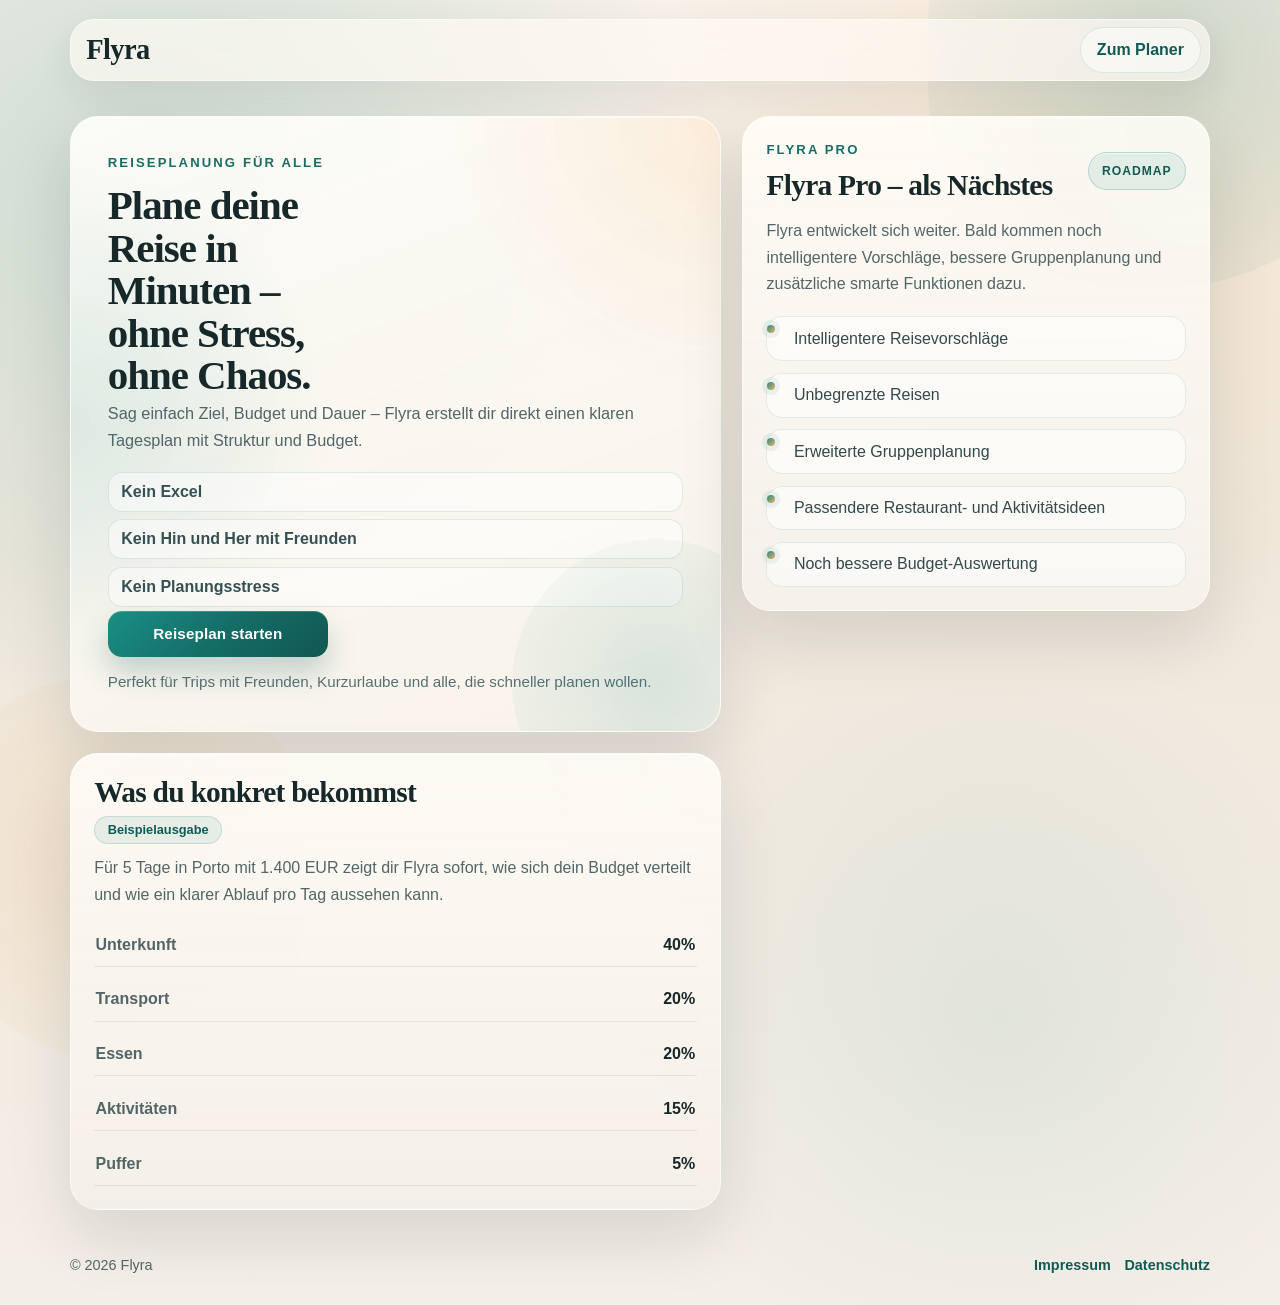
<file: index.html>
<!doctype html>
<html lang="de">
<head>
  <meta charset="utf-8">
  <meta name="viewport" content="width=device-width, initial-scale=1">
  <meta name="theme-color" content="#0f172a">
  <title>Flyra | Vereinfachte Reiseplanung</title>
  <link rel="manifest" href="/manifest.json">
  <link rel="stylesheet" href="styles.css">
</head>
<body class="landing-page">
  <header class="site-header">
    <a class="brand" href="index.html">Flyra</a>
    <a class="header-link" href="planner.html">Zum Planer</a>
  </header>

  <main class="landing-shell">
    <section class="card hero-card">
      <p class="eyebrow">Reiseplanung für alle</p>
      <h1>Plane deine Reise in Minuten – ohne Stress, ohne Chaos.</h1>
      <p class="lead">
        Sag einfach Ziel, Budget und Dauer – Flyra erstellt dir direkt einen klaren Tagesplan mit Struktur und Budget.
      </p>
      <ul class="hero-trust-list" aria-label="Planungsvorteile">
        <li>Kein Excel</li>
        <li>Kein Hin und Her mit Freunden</li>
        <li>Kein Planungsstress</li>
      </ul>
      <div class="hero-actions">
        <a class="btn-primary" href="planner.html">Reiseplan starten</a>
      </div>
      <p class="hero-perfect-fit">Perfekt für Trips mit Freunden, Kurzurlaube und alle, die schneller planen wollen.</p>
    </section>

    <section class="card pro-preview-card" aria-labelledby="flyra-pro-title">
      <div class="pro-preview-head">
        <div>
          <p class="eyebrow">Flyra Pro</p>
          <h2 id="flyra-pro-title">Flyra Pro – als Nächstes</h2>
        </div>
        <span class="pro-preview-badge">Roadmap</span>
      </div>
      <p class="lead">
        Flyra entwickelt sich weiter. Bald kommen noch intelligentere Vorschläge, bessere Gruppenplanung und zusätzliche smarte Funktionen dazu.
      </p>
      <ul class="pro-feature-list">
        <li>Intelligentere Reisevorschläge</li>
        <li>Unbegrenzte Reisen</li>
        <li>Erweiterte Gruppenplanung</li>
        <li>Passendere Restaurant- und Aktivitätsideen</li>
        <li>Noch bessere Budget-Auswertung</li>
      </ul>
    </section>

    <aside class="card preview-card">
      <h2>Was du konkret bekommst</h2>
      <div class="preview-pill">Beispielausgabe</div>
      <p class="preview-copy">
        Für 5 Tage in Porto mit 1.400 EUR zeigt dir Flyra sofort, wie sich dein Budget verteilt und wie ein klarer Ablauf pro Tag aussehen kann.
      </p>
      <dl class="preview-grid">
        <div>
          <dt>Unterkunft</dt>
          <dd>40%</dd>
        </div>
        <div>
          <dt>Transport</dt>
          <dd>20%</dd>
        </div>
        <div>
          <dt>Essen</dt>
          <dd>20%</dd>
        </div>
        <div>
          <dt>Aktivitäten</dt>
          <dd>15%</dd>
        </div>
        <div>
          <dt>Puffer</dt>
          <dd>5%</dd>
        </div>
      </dl>
    </aside>
  </main>

  <footer class="site-footer site-footer--links">
    <div class="site-footer-row">
      <span>&copy; <span data-year></span> Flyra</span>
      <nav class="footer-links" aria-label="Rechtliche Links">
        <a href="impressum.html">Impressum</a>
        <a href="datenschutz.html">Datenschutz</a>
      </nav>
    </div>
  </footer>

  <script src="app.js" defer></script>
</body>
</html>
</file>
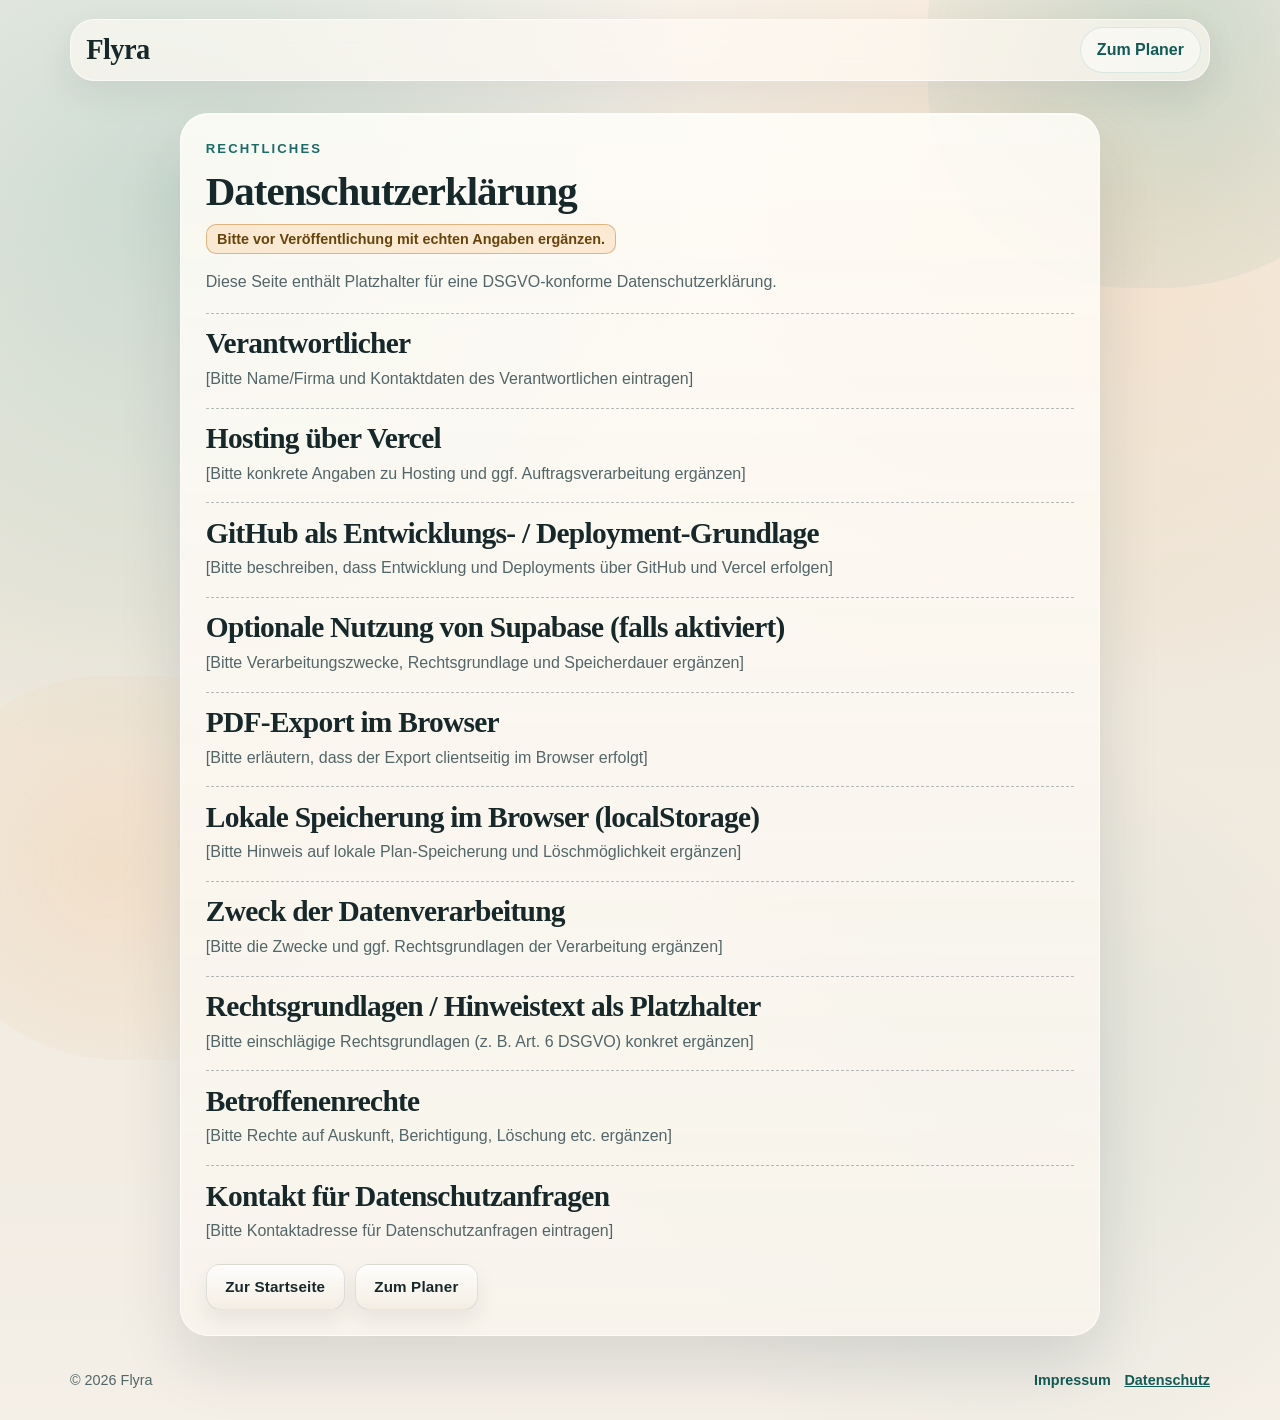
<file: datenschutz.html>
<!doctype html>
<html lang="de">
<head>
  <meta charset="utf-8">
  <meta name="viewport" content="width=device-width, initial-scale=1">
  <title>Flyra | Datenschutz</title>
  <link rel="stylesheet" href="styles.css">
</head>
<body class="legal-page">
  <header class="site-header">
    <a class="brand" href="index.html">Flyra</a>
    <a class="header-link" href="planner.html">Zum Planer</a>
  </header>

  <main class="legal-shell">
    <section class="card legal-card">
      <p class="eyebrow">Rechtliches</p>
      <h1>Datenschutzerklärung</h1>
      <p class="legal-warning">Bitte vor Veröffentlichung mit echten Angaben ergänzen.</p>
      <p class="lead">
        Diese Seite enthält Platzhalter für eine DSGVO-konforme Datenschutzerklärung.
      </p>

      <section class="legal-block">
        <h2>Verantwortlicher</h2>
        <p>[Bitte Name/Firma und Kontaktdaten des Verantwortlichen eintragen]</p>
      </section>

      <section class="legal-block">
        <h2>Hosting über Vercel</h2>
        <p>[Bitte konkrete Angaben zu Hosting und ggf. Auftragsverarbeitung ergänzen]</p>
      </section>

      <section class="legal-block">
        <h2>GitHub als Entwicklungs- / Deployment-Grundlage</h2>
        <p>[Bitte beschreiben, dass Entwicklung und Deployments über GitHub und Vercel erfolgen]</p>
      </section>

      <section class="legal-block">
        <h2>Optionale Nutzung von Supabase (falls aktiviert)</h2>
        <p>[Bitte Verarbeitungszwecke, Rechtsgrundlage und Speicherdauer ergänzen]</p>
      </section>

      <section class="legal-block">
        <h2>PDF-Export im Browser</h2>
        <p>[Bitte erläutern, dass der Export clientseitig im Browser erfolgt]</p>
      </section>

      <section class="legal-block">
        <h2>Lokale Speicherung im Browser (localStorage)</h2>
        <p>[Bitte Hinweis auf lokale Plan-Speicherung und Löschmöglichkeit ergänzen]</p>
      </section>

      <section class="legal-block">
        <h2>Zweck der Datenverarbeitung</h2>
        <p>[Bitte die Zwecke und ggf. Rechtsgrundlagen der Verarbeitung ergänzen]</p>
      </section>

      <section class="legal-block">
        <h2>Rechtsgrundlagen / Hinweistext als Platzhalter</h2>
        <p>[Bitte einschlägige Rechtsgrundlagen (z. B. Art. 6 DSGVO) konkret ergänzen]</p>
      </section>

      <section class="legal-block">
        <h2>Betroffenenrechte</h2>
        <p>[Bitte Rechte auf Auskunft, Berichtigung, Löschung etc. ergänzen]</p>
      </section>

      <section class="legal-block">
        <h2>Kontakt für Datenschutzanfragen</h2>
        <p>[Bitte Kontaktadresse für Datenschutzanfragen eintragen]</p>
      </section>

      <nav class="legal-nav" aria-label="Seiten-Navigation">
        <a class="btn-secondary" href="index.html">Zur Startseite</a>
        <a class="btn-secondary" href="planner.html">Zum Planer</a>
      </nav>
    </section>
  </main>

  <footer class="site-footer site-footer--links">
    <div class="site-footer-row">
      <span>&copy; <span data-year></span> Flyra</span>
      <nav class="footer-links" aria-label="Rechtliche Links">
        <a href="impressum.html">Impressum</a>
        <a href="datenschutz.html" aria-current="page">Datenschutz</a>
      </nav>
    </div>
  </footer>

  <script src="app.js" defer></script>
</body>
</html>
</file>
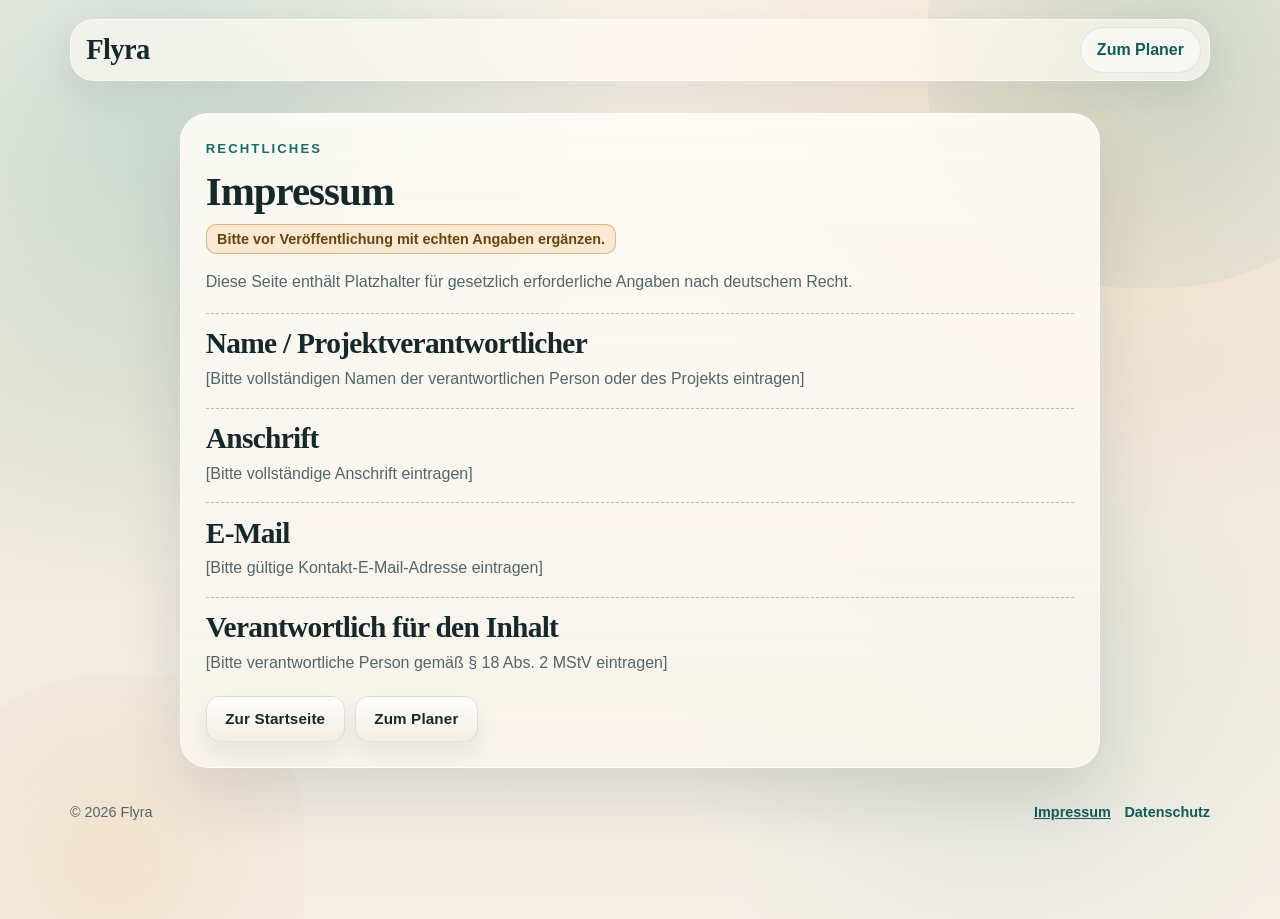
<file: impressum.html>
<!doctype html>
<html lang="de">
<head>
  <meta charset="utf-8">
  <meta name="viewport" content="width=device-width, initial-scale=1">
  <title>Flyra | Impressum</title>
  <link rel="stylesheet" href="styles.css">
</head>
<body class="legal-page">
  <header class="site-header">
    <a class="brand" href="index.html">Flyra</a>
    <a class="header-link" href="planner.html">Zum Planer</a>
  </header>

  <main class="legal-shell">
    <section class="card legal-card">
      <p class="eyebrow">Rechtliches</p>
      <h1>Impressum</h1>
      <p class="legal-warning">Bitte vor Veröffentlichung mit echten Angaben ergänzen.</p>
      <p class="lead">
        Diese Seite enthält Platzhalter für gesetzlich erforderliche Angaben nach deutschem Recht.
      </p>

      <section class="legal-block">
        <h2>Name / Projektverantwortlicher</h2>
        <p>[Bitte vollständigen Namen der verantwortlichen Person oder des Projekts eintragen]</p>
      </section>

      <section class="legal-block">
        <h2>Anschrift</h2>
        <p>[Bitte vollständige Anschrift eintragen]</p>
      </section>

      <section class="legal-block">
        <h2>E-Mail</h2>
        <p>[Bitte gültige Kontakt-E-Mail-Adresse eintragen]</p>
      </section>

      <section class="legal-block">
        <h2>Verantwortlich für den Inhalt</h2>
        <p>[Bitte verantwortliche Person gemäß § 18 Abs. 2 MStV eintragen]</p>
      </section>

      <nav class="legal-nav" aria-label="Seiten-Navigation">
        <a class="btn-secondary" href="index.html">Zur Startseite</a>
        <a class="btn-secondary" href="planner.html">Zum Planer</a>
      </nav>
    </section>
  </main>

  <footer class="site-footer site-footer--links">
    <div class="site-footer-row">
      <span>&copy; <span data-year></span> Flyra</span>
      <nav class="footer-links" aria-label="Rechtliche Links">
        <a href="impressum.html" aria-current="page">Impressum</a>
        <a href="datenschutz.html">Datenschutz</a>
      </nav>
    </div>
  </footer>

  <script src="app.js" defer></script>
</body>
</html>
</file>
<file: styles.css>
:root {
  --page-bg: #f2efe7;
  --ink: #1d2f31;
  --ink-muted: #3d5153;
  --accent: #147c73;
  --accent-strong: #0f5f59;
  --highlight: #f8a750;
  --surface: #fffdf7;
  --surface-soft: #f7f5ee;
  --border: #d9d4c8;
  --error-bg: #fbe9e6;
  --error-ink: #7c2720;
  --shadow: 0 12px 28px rgba(17, 34, 35, 0.14);
}

*,
*::before,
*::after {
  box-sizing: border-box;
}

body {
  margin: 0;
  min-height: 100vh;
  font-family: "Trebuchet MS", "Gill Sans", "Segoe UI", sans-serif;
  color: var(--ink);
  background:
    radial-gradient(circle at 15% 10%, rgba(20, 124, 115, 0.18), transparent 42%),
    radial-gradient(circle at 88% 18%, rgba(248, 167, 80, 0.24), transparent 40%),
    linear-gradient(160deg, #f2efe7 0%, #ece6da 65%, #f3efe3 100%);
}

body::before,
body::after {
  content: "";
  position: fixed;
  z-index: -1;
  pointer-events: none;
  filter: blur(0.2px);
}

body::before {
  width: 24rem;
  height: 24rem;
  top: -9rem;
  right: -6rem;
  border-radius: 48% 52% 55% 45%;
  background: rgba(20, 124, 115, 0.14);
}

body::after {
  width: 18rem;
  height: 18rem;
  bottom: -7rem;
  left: -4rem;
  border-radius: 55% 45% 40% 60%;
  background: rgba(248, 167, 80, 0.24);
}

a {
  color: inherit;
}

.site-header {
  width: min(1100px, calc(100% - 2rem));
  margin: 1.4rem auto 0;
  display: flex;
  align-items: center;
  justify-content: space-between;
  gap: 0.8rem;
  flex-wrap: nowrap;
}

.brand {
  font-family: "Palatino Linotype", "Book Antiqua", Palatino, serif;
  font-size: 1.65rem;
  letter-spacing: 0.04em;
  text-decoration: none;
  color: var(--ink);
  white-space: nowrap;
  flex-shrink: 0;
  min-height: 44px;
  display: inline-flex;
  align-items: center;
}

.header-link {
  text-decoration: none;
  color: var(--accent-strong);
  font-weight: 600;
  white-space: nowrap;
  min-height: 44px;
  display: inline-flex;
  align-items: center;
  justify-content: flex-end;
}

.header-link:hover,
.header-link:focus-visible {
  text-decoration: underline;
}

.landing-shell,
.planner-shell {
  width: min(1100px, calc(100% - 2rem));
  margin: 2rem auto 2.5rem;
  display: grid;
  gap: 1.2rem;
}

.landing-shell {
  grid-template-columns: 1.25fr 1fr;
}

.planner-shell {
  grid-template-columns: minmax(280px, 380px) 1fr;
  align-items: start;
}

.card {
  background: linear-gradient(180deg, rgba(255, 253, 247, 0.94), rgba(247, 245, 238, 0.97));
  border: 1px solid var(--border);
  border-radius: 20px;
  box-shadow: var(--shadow);
  padding: 1.3rem;
  animation: panel-rise 0.55s ease both;
}

.hero-card {
  animation-delay: 0.06s;
}

.preview-card,
.result-card {
  animation-delay: 0.14s;
}

.eyebrow {
  display: inline-block;
  margin: 0 0 0.75rem;
  font-size: 0.82rem;
  letter-spacing: 0.12em;
  text-transform: uppercase;
  color: var(--accent-strong);
  font-weight: 700;
}

h1,
h2,
h3,
h4 {
  margin: 0 0 0.75rem;
  font-family: "Palatino Linotype", "Book Antiqua", Palatino, serif;
  line-height: 1.2;
}

h1 {
  font-size: clamp(1.7rem, 2.9vw, 2.4rem);
}

h2 {
  font-size: clamp(1.25rem, 2.4vw, 1.75rem);
}

h3 {
  font-size: clamp(1.06rem, 2vw, 1.35rem);
}

.lead {
  margin: 0 0 1.1rem;
  line-height: 1.55;
  color: var(--ink-muted);
}

.hero-actions {
  display: flex;
  margin: 1.05rem 0 1.25rem;
}

.btn-primary,
.btn-secondary {
  border: 0;
  border-radius: 12px;
  padding: 0.72rem 1rem;
  font-size: 0.98rem;
  font-weight: 700;
  text-decoration: none;
  cursor: pointer;
  transition: transform 0.2s ease, box-shadow 0.2s ease, background-color 0.2s ease;
  min-height: 44px;
  display: inline-flex;
  align-items: center;
  justify-content: center;
}

.btn-primary {
  background: linear-gradient(130deg, var(--accent), var(--accent-strong));
  color: #ffffff;
  box-shadow: 0 10px 20px rgba(15, 95, 89, 0.24);
}

.btn-primary:hover,
.btn-primary:focus-visible {
  transform: translateY(-1px);
  box-shadow: 0 12px 24px rgba(15, 95, 89, 0.3);
}

.btn-secondary {
  background: #ede8dc;
  color: var(--ink);
  border: 1px solid #d1cab8;
}

.btn-secondary:hover,
.btn-secondary:focus-visible {
  background: #e5dece;
}

.feature-list {
  margin: 0;
  padding-left: 1.1rem;
  display: grid;
  gap: 0.44rem;
  color: var(--ink-muted);
}

.pro-preview-card {
  display: grid;
  gap: 1rem;
  align-self: start;
  animation-delay: 0.1s;
}

.pro-preview-head {
  display: flex;
  align-items: flex-start;
  justify-content: space-between;
  gap: 0.85rem;
  flex-wrap: wrap;
}

.pro-preview-head h2 {
  margin: 0;
}

.pro-preview-badge {
  display: inline-flex;
  align-items: center;
  min-height: 36px;
  padding: 0.34rem 0.72rem;
  border-radius: 999px;
  border: 1px solid rgba(26, 121, 109, 0.18);
  background: rgba(57, 143, 131, 0.1);
  color: var(--accent-strong);
  font-size: 0.76rem;
  font-weight: 800;
  letter-spacing: 0.08em;
  text-transform: uppercase;
}

.pro-feature-list {
  margin: 0;
  padding-left: 1.1rem;
  display: grid;
  gap: 0.46rem;
  color: var(--ink-muted);
}

.pro-preview-button {
  width: fit-content;
}

.pro-preview-button:disabled {
  opacity: 0.78;
  cursor: not-allowed;
  transform: none;
  box-shadow: none;
}

.preview-pill {
  display: inline-flex;
  margin: 0 0 0.72rem;
  border-radius: 99px;
  background: rgba(20, 124, 115, 0.12);
  color: var(--accent-strong);
  font-size: 0.8rem;
  padding: 0.28rem 0.68rem;
  font-weight: 700;
}

.preview-copy {
  margin: 0 0 0.95rem;
  line-height: 1.5;
  color: var(--ink-muted);
}

.preview-grid {
  margin: 0;
  display: grid;
  gap: 0.55rem;
}

.preview-grid div {
  display: flex;
  justify-content: space-between;
  border-bottom: 1px dashed rgba(29, 47, 49, 0.26);
  padding-bottom: 0.24rem;
}

.preview-grid dt {
  font-weight: 600;
  color: var(--ink-muted);
}

.preview-grid dd {
  margin: 0;
  font-weight: 700;
}

label {
  display: block;
  margin-bottom: 0.34rem;
  font-weight: 700;
}

input,
select {
  width: 100%;
  border: 1px solid #bcb6a7;
  background: #fefcf6;
  border-radius: 11px;
  padding: 0.7rem 0.78rem;
  margin-bottom: 0.85rem;
  color: var(--ink);
  font-size: 0.98rem;
  min-height: 44px;
}

input:focus-visible,
select:focus-visible {
  outline: 2px solid rgba(20, 124, 115, 0.42);
  outline-offset: 1px;
}

.destination-type-hint {
  margin: -0.28rem 0 0.8rem;
  padding: 0.5rem 0.64rem;
  border-radius: 10px;
  border: 1px solid rgba(20, 124, 115, 0.25);
  background: rgba(20, 124, 115, 0.09);
  color: #0f5f59;
  font-size: 0.89rem;
  line-height: 1.35;
}

.form-actions {
  display: flex;
  gap: 0.6rem;
  flex-wrap: wrap;
  margin-top: 0.4rem;
}

.error-box {
  margin-top: 0.35rem;
  margin-bottom: 0.4rem;
  border-radius: 10px;
  background: var(--error-bg);
  border: 1px solid #e0b3ad;
  color: var(--error-ink);
  padding: 0.65rem 0.78rem;
}

.error-title {
  margin: 0 0 0.2rem;
  font-weight: 800;
  letter-spacing: 0.01em;
}

.error-copy {
  margin: 0 0 0.52rem;
  line-height: 1.45;
  color: rgba(124, 39, 32, 0.9);
}

.error-list {
  margin: 0;
  padding-left: 1rem;
  display: grid;
  gap: 0.24rem;
}

.result-card {
  min-height: 270px;
  display: grid;
  gap: 0.95rem;
  padding: 1.08rem;
  overflow: hidden;
  background: linear-gradient(158deg, #1a2629 0%, #213338 54%, #1a2529 100%);
  border-color: #395154;
  color: #eaf2f1;
  animation: none;
}

.result-section {
  min-width: 0;
  background: rgba(250, 255, 255, 0.04);
  border: 1px solid rgba(154, 190, 186, 0.24);
  border-radius: 15px;
  padding: 1rem;
}

.result-section--generated {
  display: grid;
  gap: 0.3rem;
  background: linear-gradient(135deg, rgba(20, 124, 115, 0.22), rgba(20, 124, 115, 0.08));
  border-color: rgba(118, 194, 184, 0.42);
}

.result-generated-badge {
  display: inline-flex;
  align-items: center;
  width: fit-content;
  min-height: 30px;
  padding: 0.24rem 0.64rem;
  border-radius: 999px;
  border: 1px solid rgba(142, 221, 209, 0.36);
  background: rgba(227, 255, 251, 0.08);
  color: #d9fbf4;
  font-size: 0.76rem;
  font-weight: 800;
  letter-spacing: 0.08em;
  text-transform: uppercase;
}

.result-generated-title {
  margin: 0;
  color: #f2fbfa;
  font-size: 1.08rem;
  font-weight: 800;
  letter-spacing: -0.01em;
}

.result-generated-copy {
  margin: 0;
  color: #c4d9d6;
  line-height: 1.5;
  font-size: 0.93rem;
}

.section-title {
  margin: 0 0 0.78rem;
  color: #d7e7e5;
  font-size: 0.84rem;
  letter-spacing: 0.08em;
  text-transform: uppercase;
  font-weight: 700;
}

.result-title {
  margin: 0 0 0.55rem;
  color: #f7fcfb;
  font-size: clamp(1.38rem, 2.3vw, 1.82rem);
  line-height: 1.15;
}

.result-meta {
  margin: -0.12rem 0 0.58rem;
  display: flex;
  flex-wrap: wrap;
  gap: 0.48rem;
  align-items: center;
}

.result-destination {
  margin: 0;
  color: #b8cfcc;
  font-size: 0.9rem;
  line-height: 1.35;
}

.result-group-chip {
  display: inline-flex;
  align-items: center;
  border-radius: 999px;
  padding: 0.25rem 0.58rem;
  border: 1px solid rgba(136, 193, 185, 0.42);
  background: rgba(24, 87, 81, 0.34);
  color: #d6efeb;
  font-size: 0.8rem;
  font-weight: 700;
  letter-spacing: 0.01em;
}

.result-members-block {
  margin: 0.74rem 0 0;
  padding: 0.56rem 0.62rem;
  border-radius: 12px;
  border: 1px solid rgba(138, 182, 176, 0.32);
  background: rgba(18, 39, 42, 0.46);
}

.result-members-label {
  margin: 0 0 0.42rem;
  color: #b7cecb;
  font-size: 0.78rem;
  letter-spacing: 0.06em;
  text-transform: uppercase;
  font-weight: 700;
}

.result-members-list {
  display: grid;
  gap: 0.34rem;
}

.result-member-chip {
  display: inline-flex;
  align-items: center;
  border-radius: 999px;
  padding: 0.22rem 0.54rem;
  border: 1px solid rgba(129, 188, 180, 0.44);
  background: rgba(18, 90, 82, 0.28);
  color: #ddf1ee;
  font-size: 0.78rem;
  font-weight: 600;
}

.member-list {
  display: grid;
  gap: 0.36rem;
}

.member-item {
  display: flex;
  align-items: center;
  justify-content: space-between;
  gap: 0.54rem;
  border-radius: 10px;
  border: 1px solid rgba(121, 173, 166, 0.34);
  background: rgba(16, 52, 50, 0.34);
  padding: 0.34rem 0.52rem;
}

.member-name {
  color: #e7f4f2;
  font-size: 0.84rem;
  font-weight: 600;
  overflow-wrap: anywhere;
}

.member-role {
  display: inline-flex;
  align-items: center;
  border-radius: 999px;
  padding: 0.16rem 0.5rem;
  font-size: 0.72rem;
  font-weight: 700;
  letter-spacing: 0.01em;
  border: 1px solid transparent;
  white-space: nowrap;
}

.member-role--planner {
  color: #143d38;
  background: #9be1d7;
  border-color: rgba(126, 206, 193, 0.95);
}

.member-role--participant {
  color: #d8ebe9;
  background: rgba(91, 141, 136, 0.34);
  border-color: rgba(118, 173, 166, 0.58);
}

.member-role--decision {
  color: #f9f3da;
  background: rgba(137, 116, 56, 0.38);
  border-color: rgba(198, 168, 88, 0.62);
}

.result-lead {
  margin: 0;
  color: #bed1cf;
  max-width: 62ch;
}

.result-card .summary-grid {
  display: grid;
  grid-template-columns: repeat(2, minmax(0, 1fr));
  gap: 0.72rem;
  margin: 0.92rem 0 0;
}

.result-card .summary-chip {
  background: rgba(29, 41, 44, 0.8);
  border: 1px solid rgba(145, 176, 172, 0.28);
  border-radius: 12px;
  padding: 0.86rem 0.8rem;
  min-height: 92px;
  display: flex;
  flex-direction: column;
  justify-content: space-between;
}

.summary-chip span {
  display: block;
}

.result-card .summary-chip .chip-label {
  font-size: 0.79rem;
  color: #a6bfbc;
  margin-bottom: 0.34rem;
}

.result-card .summary-chip .chip-value {
  font-size: 1.08rem;
  color: #eff8f7;
  font-weight: 700;
  line-height: 1.25;
}

.result-section--share {
  background: rgba(16, 28, 31, 0.62);
}

.share-actions {
  display: flex;
  align-items: center;
  gap: 0.55rem;
  flex-wrap: wrap;
}

.result-card .share-button {
  background: #f0ebe0;
  border-color: #d8cfbb;
  color: #1f2f30;
  padding-inline: 1.08rem;
}

.result-card .pdf-button {
  background: #d8edea;
  border-color: #9ec9c2;
  color: #113638;
  padding-inline: 1.08rem;
}

.result-card .save-trip-button,
.result-card #save-trip-btn {
  background: #f3dfbf;
  border-color: #d0b181;
  color: #3b2b1d;
  padding-inline: 1.08rem;
}

.result-card .share-button:hover,
.result-card .share-button:focus-visible {
  background: #e7decb;
}

.result-card .pdf-button:hover,
.result-card .pdf-button:focus-visible {
  background: #cfe7e3;
}

.result-card .save-trip-button:hover,
.result-card .save-trip-button:focus-visible,
.result-card #save-trip-btn:hover,
.result-card #save-trip-btn:focus-visible {
  background: #ead3af;
}

.result-card .share-button:disabled,
.result-card .pdf-button:disabled,
.result-card .save-trip-button:disabled,
.result-card #save-trip-btn:disabled {
  opacity: 0.7;
  cursor: wait;
  transform: none;
}

.share-feedback {
  margin: 0.62rem 0 0;
  color: #d5e8e6;
  line-height: 1.4;
  font-size: 0.92rem;
  overflow-wrap: anywhere;
  border-radius: 11px;
  border: 1px solid rgba(104, 162, 154, 0.38);
  background: rgba(18, 54, 50, 0.35);
  padding: 0.5rem 0.68rem;
}

.share-feedback--success {
  color: #e9fff7;
  border-color: rgba(118, 214, 196, 0.55);
  background: rgba(21, 112, 95, 0.34);
}

.share-feedback--error {
  color: #ffd8d0;
}

.export-feedback--info {
  color: #d9ebf8;
  border-color: rgba(131, 174, 205, 0.45);
  background: rgba(24, 56, 82, 0.33);
}

.share-manual {
  margin-top: 0.62rem;
  border-radius: 11px;
  border: 1px solid rgba(220, 145, 134, 0.52);
  background: rgba(106, 34, 24, 0.24);
  padding: 0.6rem 0.68rem;
}

.share-manual-message {
  margin: 0 0 0.42rem;
  color: #ffd8d0;
  line-height: 1.4;
  font-size: 0.9rem;
}

.share-manual-link {
  width: 100%;
  margin: 0;
  padding: 0.52rem 0.58rem;
  border-radius: 8px;
  border: 1px solid rgba(205, 218, 216, 0.4);
  background: rgba(8, 14, 16, 0.48);
  color: #eef7f6;
  font-size: 0.86rem;
  font-variant-numeric: tabular-nums;
}

.share-manual-link:focus-visible {
  outline: 2px solid rgba(244, 191, 183, 0.65);
  outline-offset: 1px;
}

.pdf-export-root {
  position: fixed;
  left: -99999px;
  top: 0;
  width: 860px;
  padding: 30px 34px;
  background: #ffffff;
  color: #172c30;
  font-family: "Trebuchet MS", "Gill Sans", "Segoe UI", sans-serif;
  z-index: -1;
}

.pdf-export-header {
  border-bottom: 2px solid #d9e6e3;
  padding-bottom: 12px;
  margin-bottom: 20px;
}

.pdf-export-brand {
  margin: 0 0 6px;
  font-weight: 800;
  letter-spacing: 0.08em;
  text-transform: uppercase;
  color: #1f7070;
}

.pdf-export-title {
  margin: 0 0 6px;
  font-family: "Palatino Linotype", "Book Antiqua", Palatino, serif;
  font-size: 1.8rem;
  color: #132a2d;
}

.pdf-export-subtitle {
  margin: 0;
  color: #355558;
  line-height: 1.45;
}

.pdf-export-section {
  margin-top: 18px;
  padding-top: 4px;
}

.pdf-export-section-title {
  margin: 0 0 10px;
  font-family: "Palatino Linotype", "Book Antiqua", Palatino, serif;
  font-size: 1.22rem;
  color: #17373b;
}

.pdf-export-summary-list {
  margin: 0;
  display: grid;
  gap: 8px;
}

.pdf-export-summary-row {
  display: grid;
  grid-template-columns: 160px 1fr;
  gap: 10px;
  padding: 6px 0;
  border-bottom: 1px solid #e6eeec;
}

.pdf-export-summary-row dt {
  font-weight: 700;
  color: #355558;
}

.pdf-export-summary-row dd {
  margin: 0;
  font-weight: 700;
  color: #17373b;
}

.pdf-export-status-hint,
.pdf-export-status-recommendation {
  margin: 12px 0 0;
  line-height: 1.45;
  color: #27474b;
}

.pdf-export-status-recommendation {
  font-weight: 700;
}

.pdf-export-table {
  width: 100%;
  border-collapse: collapse;
}

.pdf-export-table th,
.pdf-export-table td {
  border: 1px solid #d6e2e0;
  padding: 8px 9px;
  font-size: 0.9rem;
}

.pdf-export-table th {
  background: #edf5f3;
  color: #22484b;
  text-align: left;
}

.pdf-export-table th:nth-child(2),
.pdf-export-table th:nth-child(3),
.pdf-export-table td:nth-child(2),
.pdf-export-table td:nth-child(3) {
  text-align: right;
  font-variant-numeric: tabular-nums;
}

.pdf-export-day {
  border: 1px solid #d7e4e2;
  border-radius: 10px;
  padding: 10px 12px;
  margin-bottom: 12px;
  break-inside: avoid;
  page-break-inside: avoid;
}

.pdf-export-day-title {
  margin: 0 0 8px;
  font-family: "Palatino Linotype", "Book Antiqua", Palatino, serif;
  color: #1f4447;
}

.pdf-export-slot-list {
  list-style: none;
  margin: 0;
  padding: 0;
  display: grid;
  gap: 7px;
}

.pdf-export-slot-row {
  display: grid;
  grid-template-columns: 110px 1fr;
  gap: 8px;
}

.pdf-export-slot-label {
  font-weight: 700;
  color: #2f5658;
}

.pdf-export-slot-value {
  color: #1f3b3f;
  line-height: 1.4;
}

.pdf-export-day-cost {
  margin: 10px 0 0;
  padding-top: 8px;
  border-top: 1px dashed #b7cbc8;
  font-weight: 700;
  color: #214b4c;
}

.pdf-export-root .result-card {
  background: #ffffff !important;
  color: #172c30 !important;
  border: 1px solid #d7e3e1 !important;
  box-shadow: none !important;
  min-height: 0;
  animation: none;
}

.pdf-export-root .result-section {
  background: #ffffff !important;
  color: #172c30 !important;
  border-color: #d7e3e1 !important;
  break-inside: avoid;
  page-break-inside: avoid;
}

.pdf-export-root .result-section--itinerary {
  background: #ffffff !important;
}

.pdf-export-root .section-title,
.pdf-export-root .result-title,
.pdf-export-root .result-lead,
.pdf-export-root .chip-label,
.pdf-export-root .chip-value,
.pdf-export-root .daily-budget-label,
.pdf-export-root .daily-budget-value,
.pdf-export-root .budget-status-text,
.pdf-export-root .budget-status-hint,
.pdf-export-root .budget-status-recommendation,
.pdf-export-root .slot-label,
.pdf-export-root .slot-text,
.pdf-export-root .day-title,
.pdf-export-root .day-cost,
.pdf-export-root .day-cost-label,
.pdf-export-root .day-cost-value,
.pdf-export-root .budget-table th,
.pdf-export-root .budget-table td {
  color: #172c30 !important;
}

.pdf-export-root .daily-budget,
.pdf-export-root .budget-table-wrap,
.pdf-export-root .day-card,
.pdf-export-root .day-slot,
.pdf-export-root .day-cost,
.pdf-export-root .budget-status {
  background: #f8fbfb !important;
  border-color: #d4e1de !important;
  box-shadow: none !important;
}

.pdf-export-root .result-section--share,
.pdf-export-root .share-actions,
.pdf-export-root .share-feedback,
.pdf-export-root .share-manual {
  display: none !important;
}

.pdf-export-root .activity-map-btn {
  display: none !important;
}

.daily-budget {
  margin: 0;
  display: flex;
  flex-direction: column;
  align-items: flex-start;
  gap: 0.26rem;
  width: 100%;
  padding: 0.8rem 0.9rem;
  border-radius: 13px;
  border: 1px solid rgba(95, 168, 161, 0.44);
  background: linear-gradient(155deg, rgba(20, 124, 115, 0.28), rgba(14, 81, 76, 0.4));
  box-shadow: inset 0 0 0 1px rgba(202, 236, 232, 0.08);
}

.daily-budget-label {
  font-size: 0.8rem;
  color: #cfe8e4;
  letter-spacing: 0.04em;
  text-transform: uppercase;
  font-weight: 700;
}

.daily-budget-value {
  font-size: clamp(1.38rem, 2.6vw, 1.65rem);
  color: #ffffff;
  font-weight: 800;
  line-height: 1.1;
}

.result-section--status {
  background: rgba(22, 35, 38, 0.66);
}

.budget-status {
  border-radius: 13px;
  border: 1px solid rgba(172, 198, 195, 0.3);
  padding: 0.78rem 0.84rem;
  background: rgba(12, 20, 22, 0.35);
}

.budget-status-line {
  margin: 0;
  display: flex;
  align-items: center;
  gap: 0.52rem;
  font-weight: 700;
  font-size: 1rem;
}

.budget-status-text {
  color: #f3f9f8;
}

.budget-status-dot {
  width: 0.72rem;
  height: 0.72rem;
  border-radius: 50%;
  display: inline-block;
  flex: 0 0 0.72rem;
  box-shadow: 0 0 0 3px rgba(255, 255, 255, 0.07);
}

.budget-status-hint {
  margin: 0.45rem 0 0;
  color: #d0dfdd;
  line-height: 1.42;
  font-size: 0.94rem;
}

.budget-status-recommendation {
  margin: 0.42rem 0 0;
  font-weight: 700;
  font-size: 0.95rem;
}

.budget-status--rot {
  background: rgba(194, 68, 48, 0.2);
  border-color: #c6867b;
}

.budget-status--rot .budget-status-dot {
  background: #ff725d;
}

.budget-status--rot .budget-status-hint {
  color: #ffd8d1;
}

.budget-status--rot .budget-status-recommendation {
  color: #ffd8d1;
}

.budget-status--gelb {
  background: rgba(226, 163, 59, 0.2);
  border-color: #d2aa67;
}

.budget-status--gelb .budget-status-dot {
  background: #f1b243;
}

.budget-status--gelb .budget-status-hint {
  color: #f4e5c9;
}

.budget-status--gruen {
  background: rgba(20, 124, 115, 0.25);
  border-color: #67a8a2;
}

.budget-status--gruen .budget-status-dot {
  background: #27a89c;
}

.budget-status--gruen .budget-status-hint {
  color: #d8ece9;
}

.budget-table-wrap {
  border-radius: 13px;
  border: 1px solid rgba(148, 179, 175, 0.26);
  background: rgba(255, 255, 255, 0.035);
  overflow: hidden;
}

.result-card .budget-table {
  width: 100%;
  margin: 0;
  border-collapse: collapse;
  table-layout: fixed;
}

.result-card .budget-table th,
.result-card .budget-table td {
  border-bottom: 1px solid rgba(143, 174, 170, 0.16);
  padding: 0.62rem 0.58rem;
  font-size: 0.91rem;
}

.result-card .budget-table th {
  font-size: 0.8rem;
  text-transform: uppercase;
  letter-spacing: 0.07em;
  color: #b4cac7;
  background: rgba(255, 255, 255, 0.055);
  text-align: left;
}

.result-card .budget-table th:nth-child(2),
.result-card .budget-table th:nth-child(3),
.result-card .budget-table td:nth-child(2),
.result-card .budget-table td:nth-child(3) {
  text-align: right;
  font-variant-numeric: tabular-nums;
}

.result-card .budget-table td {
  color: #e7f0ef;
}

.result-card .budget-table tbody tr:nth-child(even) td {
  background: rgba(255, 255, 255, 0.02);
}

.result-card .budget-table tbody tr:last-child td {
  border-bottom: 0;
}

.result-section--itinerary {
  background: linear-gradient(170deg, rgba(15, 24, 27, 0.7), rgba(20, 32, 35, 0.56));
  border-color: rgba(146, 183, 178, 0.35);
}

.itinerary-lead {
  margin: 0 0 0.92rem;
  color: #bed1cf;
  line-height: 1.5;
  font-size: 0.94rem;
}

.itinerary-grid {
  display: grid;
  grid-template-columns: repeat(auto-fit, minmax(250px, 1fr));
  gap: 0.95rem;
}

.day-card {
  display: flex;
  flex-direction: column;
  gap: 0.72rem;
  border: 1px solid rgba(150, 183, 178, 0.27);
  border-radius: 16px;
  padding: 1.08rem 1.1rem;
  background: linear-gradient(162deg, rgba(255, 255, 255, 0.08), rgba(255, 255, 255, 0.03));
  box-shadow:
    0 10px 18px rgba(0, 0, 0, 0.18),
    inset 0 1px 0 rgba(255, 255, 255, 0.06);
  opacity: 1;
  animation: none;
}

.day-title {
  margin: 0;
  color: #f5fbfa;
  font-size: 1.08rem;
  letter-spacing: 0.015em;
}

.day-header {
  display: flex;
  align-items: center;
  justify-content: space-between;
  gap: 0.6rem;
  flex-wrap: wrap;
}

.day-actions {
  display: inline-flex;
  align-items: center;
  gap: 0.36rem;
}

.day-move-btn {
  min-height: 44px;
  padding: 0.28rem 0.58rem;
  border-radius: 8px;
  border: 1px solid rgba(126, 181, 173, 0.46);
  background: rgba(10, 31, 34, 0.42);
  color: #c8e6e2;
  font-size: 0.74rem;
  font-weight: 700;
  letter-spacing: 0.01em;
  cursor: pointer;
  transition: border-color 0.2s ease, background-color 0.2s ease, color 0.2s ease;
}

.day-move-btn:hover,
.day-move-btn:focus-visible {
  outline: none;
  border-color: rgba(158, 224, 215, 0.72);
  background: rgba(17, 45, 49, 0.62);
  color: #e4f6f2;
}

.day-move-btn:disabled {
  cursor: not-allowed;
  opacity: 0.46;
  border-color: rgba(125, 146, 144, 0.35);
  color: #8ea19f;
  background: rgba(28, 39, 42, 0.35);
}

.day-card-content {
  min-width: 0;
}

.day-slot-list {
  margin: 0;
  padding: 0;
  list-style: none;
  display: grid;
  gap: 0.4rem;
}

.day-slot {
  display: grid;
  grid-template-columns: 7.2rem 1fr;
  gap: 0.58rem;
  align-items: start;
  border-radius: 11px;
  border: 1px solid rgba(150, 181, 177, 0.18);
  background: rgba(12, 22, 24, 0.36);
  padding: 0.48rem 0.58rem;
}

.slot-label {
  color: #e4f1ef;
  font-weight: 700;
  font-size: 0.9rem;
  letter-spacing: 0.01em;
}

.activity-label {
  display: inline-flex;
  align-items: center;
}

.slot-text {
  color: #c6d9d7;
  line-height: 1.44;
  overflow-wrap: anywhere;
  font-size: 0.93rem;
}

.slot-value-wrap {
  min-width: 0;
  display: grid;
  gap: 0.36rem;
}

.slot-editor-shell,
.slot-preview-shell {
  border-radius: 12px;
  border: 1px solid rgba(146, 184, 179, 0.14);
  background: rgba(7, 16, 18, 0.24);
  padding: 0.56rem 0.6rem;
}

.slot-meta-row {
  display: flex;
  align-items: center;
  justify-content: space-between;
  gap: 0.5rem;
  flex-wrap: wrap;
  margin-bottom: 0.42rem;
}

.slot-helper-label {
  display: inline-flex;
  align-items: center;
  color: #9fbab7;
  font-size: 0.72rem;
  font-weight: 800;
  letter-spacing: 0.08em;
  text-transform: uppercase;
}

.slot-utility-actions {
  display: inline-flex;
  align-items: center;
  gap: 0.42rem;
  flex-wrap: wrap;
}

.activity-row {
  min-width: 0;
  display: flex;
  align-items: center;
  gap: 0.5rem;
}

.activity-row .slot-text {
  flex: 1 1 auto;
  min-width: 0;
}

.slot-text-rich {
  margin: 0;
  color: #d6e5e3;
}

.activity-cost {
  margin: 0;
  color: #8fa7a3;
  font-size: 0.76rem;
  font-weight: 600;
  letter-spacing: 0.01em;
}

.activity-cost-value {
  display: inline-block;
}

.place-link {
  color: #8ee3d6;
  font-weight: 600;
  text-decoration: underline;
}

.slot-place-link {
  color: #9fe3da;
  font-weight: 700;
  text-decoration: underline;
  text-decoration-thickness: 1px;
  text-underline-offset: 2px;
}

.slot-place-link:hover {
  color: #c8f2ec;
}

.slot-input {
  width: 100%;
  min-height: 44px;
  border: 1px solid transparent;
  border-radius: 8px;
  background: transparent;
  color: inherit;
  font: inherit;
  line-height: inherit;
  padding: 0.16rem 0.22rem;
  margin: 0;
  resize: vertical;
  white-space: pre-wrap;
  margin-top: 0.38rem;
}

.activity-input {
  margin-top: 0;
  background: rgba(6, 18, 21, 0.58);
  border-color: rgba(126, 181, 173, 0.16);
}

.slot-input:focus {
  outline: none;
  border-color: rgba(127, 192, 184, 0.55);
  background: rgba(11, 22, 24, 0.42);
}

.slot-input[readonly] {
  resize: none;
}

.activity-edit {
  justify-self: start;
  min-height: 44px;
  padding: 0.38rem 0.7rem;
  border-radius: 8px;
  border: 1px solid rgba(126, 181, 173, 0.45);
  background: rgba(10, 31, 34, 0.5);
  color: #bfe4de;
  font-size: 0.78rem;
  font-weight: 700;
  letter-spacing: 0.01em;
  cursor: pointer;
  transition: border-color 0.2s ease, background-color 0.2s ease, color 0.2s ease;
}

.activity-map-btn {
  justify-self: start;
  flex: 0 0 auto;
  min-height: 36px;
  padding: 0.34rem 0.66rem;
  border-radius: 999px;
  border: 1px solid rgba(126, 181, 173, 0.42);
  background: rgba(10, 31, 34, 0.5);
  color: #bfe4de;
  font-size: 0.76rem;
  font-weight: 700;
  letter-spacing: 0.01em;
  line-height: 1;
  cursor: pointer;
  transition: border-color 0.2s ease, background-color 0.2s ease, color 0.2s ease, opacity 0.2s ease;
}

.activity-map-btn:hover,
.activity-map-btn:focus-visible {
  outline: none;
  border-color: rgba(158, 224, 215, 0.7);
  background: rgba(14, 44, 47, 0.72);
  color: #e7fffb;
}

.activity-map-btn:disabled,
.activity-map-btn[aria-disabled="true"] {
  cursor: not-allowed;
  opacity: 0.48;
}

.activity-edit:hover,
.activity-edit:focus-visible {
  outline: none;
  border-color: rgba(158, 224, 215, 0.7);
  background: rgba(17, 45, 49, 0.62);
  color: #e4f6f2;
}

.day-notes {
  margin-top: 0.34rem;
  border-radius: 11px;
  border: 1px solid rgba(139, 175, 171, 0.26);
  background: rgba(11, 30, 33, 0.34);
  padding: 0.5rem 0.58rem;
}

.day-notes-label {
  margin: 0 0 0.32rem;
  color: #bad1ce;
  font-size: 0.78rem;
  text-transform: uppercase;
  letter-spacing: 0.05em;
  font-weight: 700;
}

.day-notes-input {
  width: 100%;
  min-height: 72px;
  border: 1px solid rgba(108, 157, 151, 0.38);
  border-radius: 9px;
  background: rgba(6, 20, 23, 0.42);
  color: #d8e8e6;
  font-size: 0.9rem;
  line-height: 1.38;
  padding: 0.44rem 0.5rem;
  margin: 0;
  resize: vertical;
  font-family: inherit;
}

.day-notes-input:focus {
  outline: none;
  border-color: rgba(126, 192, 184, 0.62);
  background: rgba(7, 27, 30, 0.55);
}

.day-notes-input--readonly {
  min-height: 0;
  white-space: pre-wrap;
}

.day-budget-status {
  margin: 0.42rem 0 0;
  border-radius: 12px;
  border: 1px solid rgba(131, 168, 165, 0.42);
  background: rgba(17, 36, 40, 0.34);
  padding: 0.5rem 0.72rem;
}

.day-budget-status--green {
  border-color: rgba(112, 198, 160, 0.55);
  background: rgba(25, 78, 61, 0.28);
}

.day-budget-status--yellow {
  border-color: rgba(214, 182, 98, 0.56);
  background: rgba(83, 66, 29, 0.32);
}

.day-budget-status--red {
  border-color: rgba(214, 110, 110, 0.58);
  background: rgba(84, 35, 39, 0.34);
}

.day-budget-line {
  margin: 0;
  display: flex;
  align-items: center;
  gap: 0.44rem;
}

.day-budget-dot {
  width: 0.52rem;
  height: 0.52rem;
  border-radius: 999px;
  flex: 0 0 auto;
  background: #9db4b2;
  box-shadow: 0 0 0 4px rgba(157, 180, 178, 0.18);
}

.day-budget-status--green .day-budget-dot {
  background: #7dd3a3;
  box-shadow: 0 0 0 4px rgba(125, 211, 163, 0.2);
}

.day-budget-status--yellow .day-budget-dot {
  background: #e2be73;
  box-shadow: 0 0 0 4px rgba(226, 190, 115, 0.2);
}

.day-budget-status--red .day-budget-dot {
  background: #e08282;
  box-shadow: 0 0 0 4px rgba(224, 130, 130, 0.2);
}

.day-budget-text {
  color: #e6f1ef;
  font-size: 0.82rem;
  font-weight: 700;
  letter-spacing: 0.01em;
}

.day-budget-values {
  margin-top: 0.38rem;
  display: grid;
  gap: 0.2rem;
}

.day-budget-row {
  margin: 0;
  display: flex;
  align-items: center;
  justify-content: space-between;
  gap: 0.48rem;
}

.day-budget-label {
  color: #a9c1be;
  font-size: 0.75rem;
  text-transform: uppercase;
  letter-spacing: 0.05em;
  font-weight: 700;
}

.day-budget-value {
  color: #edf8f6;
  font-size: 0.84rem;
  font-weight: 700;
  font-variant-numeric: tabular-nums;
  white-space: nowrap;
}

.collab-status-bar {
  margin: 0 0 0.92rem;
  padding: 0.54rem 0.68rem;
  border-radius: 11px;
  border: 1px solid rgba(123, 178, 170, 0.42);
  background: rgba(16, 44, 49, 0.5);
  display: flex;
  align-items: flex-start;
  gap: 0.56rem;
}

.collab-status-content {
  min-width: 0;
}

.collab-status-dot {
  width: 0.56rem;
  height: 0.56rem;
  border-radius: 999px;
  margin-top: 0.32rem;
  flex: 0 0 auto;
  background: #8ca8a4;
  box-shadow: 0 0 0 4px rgba(140, 168, 164, 0.15);
}

.collab-status-text {
  margin: 0;
  color: #deecea;
  font-size: 0.85rem;
  font-weight: 700;
  letter-spacing: 0.01em;
}

.collab-status-time {
  margin: 0.2rem 0 0;
  color: #9bb8b4;
  font-size: 0.76rem;
  letter-spacing: 0.01em;
  font-variant-numeric: tabular-nums;
}

.collab-status-bar--syncing {
  border-color: rgba(193, 169, 98, 0.55);
  background: rgba(73, 62, 34, 0.4);
}

.collab-status-bar--syncing .collab-status-dot {
  background: #e3bf6f;
  box-shadow: 0 0 0 4px rgba(227, 191, 111, 0.2);
}

.collab-status-bar--local-saved {
  border-color: rgba(126, 182, 173, 0.5);
}

.collab-status-bar--local-saved .collab-status-dot {
  background: #84d5c9;
  box-shadow: 0 0 0 4px rgba(132, 213, 201, 0.18);
}

.collab-status-bar--synced {
  border-color: rgba(112, 198, 160, 0.58);
  background: rgba(25, 78, 61, 0.35);
}

.collab-status-bar--synced .collab-status-dot {
  background: #69d79e;
  box-shadow: 0 0 0 4px rgba(105, 215, 158, 0.2);
}

.collab-status-bar--inactive {
  border-color: rgba(157, 171, 175, 0.45);
  background: rgba(38, 47, 52, 0.4);
}

.collab-status-bar--inactive .collab-status-dot {
  background: #9ca9ad;
  box-shadow: 0 0 0 4px rgba(156, 169, 173, 0.16);
}

.collab-status-bar--remote-update {
  border-color: rgba(120, 170, 223, 0.58);
  background: rgba(31, 56, 78, 0.38);
}

.collab-status-bar--remote-update .collab-status-dot {
  background: #8bc0ff;
  box-shadow: 0 0 0 4px rgba(139, 192, 255, 0.2);
}

.day-cost {
  margin: 0.16rem 0 0;
  display: flex;
  align-items: center;
  justify-content: space-between;
  gap: 0.55rem;
  padding: 0.46rem 0.72rem;
  border-radius: 12px;
  border: 1px solid rgba(118, 177, 171, 0.46);
  background: rgba(20, 124, 115, 0.16);
}

.day-cost-label {
  color: #d1e7e4;
  font-size: 0.79rem;
  text-transform: uppercase;
  letter-spacing: 0.06em;
  font-weight: 700;
}

.day-cost-value {
  color: #f0faf8;
  font-size: 0.95rem;
  font-weight: 800;
  font-variant-numeric: tabular-nums;
  white-space: nowrap;
}

.site-footer {
  width: min(1100px, calc(100% - 2rem));
  margin: 0 auto 1.6rem;
  color: var(--ink-muted);
  font-size: 0.9rem;
}

.site-footer--links .site-footer-row {
  display: flex;
  align-items: center;
  justify-content: space-between;
  gap: 0.9rem;
  flex-wrap: wrap;
}

.footer-links {
  display: inline-flex;
  align-items: center;
  gap: 0.85rem;
  font-weight: 600;
}

.footer-links a {
  color: var(--accent-strong);
  text-decoration: none;
}

.footer-links a:hover,
.footer-links a:focus-visible {
  text-decoration: underline;
}

.footer-links a[aria-current="page"] {
  text-decoration: underline;
}

.legal-shell {
  width: min(920px, calc(100% - 2rem));
  margin: 2rem auto 2.3rem;
  display: grid;
  gap: 1rem;
}

.legal-card {
  padding: 1.4rem;
}

.legal-warning {
  margin: 0 0 0.95rem;
  display: inline-flex;
  padding: 0.36rem 0.64rem;
  border-radius: 10px;
  border: 1px solid rgba(191, 112, 25, 0.44);
  background: rgba(248, 167, 80, 0.2);
  color: #68440d;
  font-weight: 700;
  font-size: 0.9rem;
}

.legal-block {
  margin-top: 1rem;
  padding-top: 0.9rem;
  border-top: 1px dashed rgba(29, 47, 49, 0.3);
}

.legal-block h2 {
  margin: 0 0 0.42rem;
}

.legal-block p {
  margin: 0;
  line-height: 1.55;
  color: var(--ink-muted);
}

.legal-nav {
  margin-top: 1.25rem;
  display: flex;
  gap: 0.64rem;
  flex-wrap: wrap;
}

.is-hidden {
  display: none !important;
}

@keyframes panel-rise {
  from {
    opacity: 0;
    transform: translateY(14px);
  }
  to {
    opacity: 1;
    transform: translateY(0);
  }
}

@keyframes day-in {
  from {
    opacity: 0;
    transform: translateY(10px);
  }
  to {
    opacity: 1;
    transform: translateY(0);
  }
}

.saved-trips-card {
  grid-column: 1 / -1;
  display: grid;
  gap: 1rem;
  align-self: start;
}

.saved-trips-head {
  display: flex;
  align-items: flex-start;
  justify-content: space-between;
  gap: 1rem;
}

.saved-trips-lead {
  margin-bottom: 0;
  max-width: 54ch;
}

.saved-trips-feedback {
  margin: 0;
  padding: 0.72rem 0.84rem;
  border-radius: 14px;
  border: 1px solid #d6d0c2;
  background: rgba(255, 255, 255, 0.5);
  color: var(--ink);
  line-height: 1.45;
}

.saved-trips-feedback--success {
  border-color: rgba(84, 140, 131, 0.32);
  background: rgba(227, 243, 239, 0.9);
  color: #174641;
}

.saved-trips-feedback--error {
  border-color: rgba(161, 103, 90, 0.3);
  background: rgba(247, 232, 227, 0.92);
  color: #6f2f24;
}

.saved-trips-grid {
  display: grid;
  grid-template-columns: repeat(auto-fit, minmax(220px, 1fr));
  gap: 0.92rem;
}

.saved-trips-empty {
  margin: 0;
  padding: 1rem 1.05rem;
  border-radius: 16px;
  border: 1px dashed #cfc7b8;
  background: rgba(255, 255, 255, 0.45);
  color: var(--ink-muted);
  line-height: 1.55;
}

.saved-trip-item {
  display: grid;
  gap: 0.8rem;
  padding: 1rem;
  border-radius: 18px;
  border: 1px solid #d7d0c2;
  background: linear-gradient(180deg, rgba(255, 252, 244, 0.96), rgba(244, 239, 229, 0.96));
  box-shadow: 0 12px 24px rgba(48, 55, 60, 0.08);
}

.saved-trip-title {
  margin: 0;
  font-size: 1.1rem;
}

.saved-trip-destination {
  margin: -0.35rem 0 0;
  color: var(--ink-muted);
  line-height: 1.45;
}

.saved-trip-meta {
  display: flex;
  flex-wrap: wrap;
  gap: 0.55rem;
}

.saved-trip-stat {
  display: inline-flex;
  align-items: center;
  min-height: 36px;
  padding: 0.42rem 0.7rem;
  border-radius: 999px;
  background: rgba(31, 47, 48, 0.06);
  border: 1px solid rgba(88, 105, 106, 0.12);
  color: var(--ink);
  font-weight: 700;
  font-size: 0.88rem;
}

.saved-trip-actions {
  display: flex;
  flex-wrap: wrap;
  gap: 0.6rem;
}

.saved-trip-actions .btn-secondary {
  flex: 1 1 120px;
}

.saved-trip-open {
  background: #dcedea;
  border-color: #a9cbc4;
  color: #123c3d;
}

.saved-trip-open:hover,
.saved-trip-open:focus-visible {
  background: #d2e7e2;
}

.saved-trip-delete {
  background: #f1e7e4;
  border-color: #d9bdb5;
  color: #5d322c;
}

.saved-trip-delete:hover,
.saved-trip-delete:focus-visible {
  background: #eadbd7;
}

@media (max-width: 768px) {
  body {
    overflow-x: hidden;
  }

  .landing-shell,
  .planner-shell {
    grid-template-columns: 1fr;
    gap: 0.95rem;
  }

  .site-header {
    width: calc(100% - 1rem);
    margin-top: 1rem;
  }

  .brand {
    font-size: 1.42rem;
  }

  .header-link {
    font-size: 0.9rem;
  }

  .hero-card {
    text-align: center;
  }

  .hero-card h1 {
    font-size: clamp(1.52rem, 7vw, 1.95rem);
    max-width: 18ch;
    margin-inline: auto;
  }

  .hero-card .lead {
    max-width: 33ch;
    margin-inline: auto;
  }

  .hero-actions {
    justify-content: center;
  }

  .hero-actions .btn-primary {
    width: min(100%, 320px);
    min-height: 48px;
  }

  .feature-list {
    gap: 0.72rem;
    max-width: 35ch;
    margin-inline: auto;
    text-align: left;
  }

  .legal-shell {
    width: calc(100% - 1rem);
    margin-top: 1.1rem;
  }

  .legal-card {
    padding: 1rem;
  }

  .legal-nav {
    flex-direction: column;
  }

  .legal-nav .btn-secondary {
    width: 100%;
  }

  .preview-card {
    text-align: left;
  }

  .pro-preview-button {
    width: 100%;
  }

  .saved-trips-card {
    gap: 0.88rem;
  }

  .saved-trip-actions .btn-secondary {
    width: 100%;
  }

  .planner-shell {
    align-items: stretch;
  }

  .form-card .lead {
    max-width: 34ch;
  }

  .form-actions {
    flex-direction: column;
  }

  .form-actions .btn-primary,
  .form-actions .btn-secondary {
    width: 100%;
  }

  .result-card {
    gap: 0.84rem;
    padding: 0.94rem;
  }

  .result-card .summary-grid {
    grid-template-columns: repeat(2, minmax(0, 1fr));
  }

  .result-members-block {
    padding: 0.52rem 0.58rem;
  }

  .member-item {
    padding: 0.3rem 0.48rem;
  }

  .member-name {
    font-size: 0.8rem;
  }

  .member-role {
    font-size: 0.69rem;
  }

  .result-section {
    padding: 0.92rem;
  }

  .budget-status {
    padding: 0.9rem 0.95rem;
  }

  .budget-status-line {
    font-size: 1.02rem;
  }

  .budget-status-hint {
    line-height: 1.48;
  }

  .budget-table-wrap {
    overflow: hidden;
  }

  .result-card .budget-table th,
  .result-card .budget-table td {
    padding: 0.5rem 0.42rem;
    font-size: 0.81rem;
    white-space: nowrap;
  }

  .result-card .budget-table th:nth-child(1),
  .result-card .budget-table td:nth-child(1) {
    width: 48%;
  }

  .result-card .budget-table th:nth-child(2),
  .result-card .budget-table td:nth-child(2) {
    width: 20%;
  }

  .result-card .budget-table th:nth-child(3),
  .result-card .budget-table td:nth-child(3) {
    width: 32%;
  }

  .share-actions {
    flex-direction: column;
    align-items: stretch;
  }

  .result-card .share-button,
  .result-card .pdf-button {
    width: 100%;
    text-align: center;
  }

  .itinerary-grid {
    grid-template-columns: 1fr;
    gap: 0.86rem;
  }

  .day-card {
    width: 100%;
    padding: 1rem 0.96rem;
    gap: 0.8rem;
  }

  .day-title {
    font-size: 1.1rem;
  }

  .day-actions {
    width: 100%;
  }

  .day-move-btn {
    min-height: 44px;
    flex: 1 1 0;
    text-align: center;
  }

  .day-slot {
    grid-template-columns: 1fr;
    gap: 0.34rem;
    padding: 0.56rem 0.64rem;
  }

  .activity-row {
    flex-wrap: wrap;
    align-items: flex-start;
  }

  .activity-map-btn {
    min-height: 40px;
    padding-inline: 0.74rem;
  }

  .activity-edit {
    width: 100%;
    justify-self: stretch;
    text-align: center;
  }

  .day-notes {
    padding: 0.46rem 0.52rem;
  }

  .day-notes-input {
    min-height: 64px;
    font-size: 0.86rem;
  }

  .day-budget-status {
    padding: 0.5rem 0.66rem;
  }

  .day-budget-text {
    font-size: 0.8rem;
  }

  .day-budget-label {
    font-size: 0.72rem;
  }

  .day-budget-value {
    font-size: 0.82rem;
  }

  .day-cost {
    padding: 0.5rem 0.68rem;
  }

  .collab-status-bar {
    padding: 0.52rem 0.62rem;
    gap: 0.5rem;
  }

  .collab-status-text {
    font-size: 0.82rem;
  }

  .collab-status-time {
    font-size: 0.74rem;
  }
}

@media (max-width: 520px) {
  .site-header {
    margin-top: 1rem;
  }

  .card {
    padding: 1.05rem;
    border-radius: 16px;
  }

  .btn-primary,
  .btn-secondary {
    width: 100%;
    justify-content: center;
    text-align: center;
  }

  .form-actions {
    flex-direction: column;
  }

  .result-card .budget-table th,
  .result-card .budget-table td {
    padding: 0.48rem 0.44rem;
    font-size: 0.82rem;
  }

  .daily-budget {
    padding: 0.7rem 0.76rem;
  }

  .daily-budget-value {
    font-size: 1.28rem;
  }

  .section-title {
    margin-bottom: 0.62rem;
  }

  .result-card .share-button,
  .result-card .pdf-button {
    width: 100%;
    text-align: center;
  }

  .result-card .summary-grid {
    grid-template-columns: 1fr;
  }

  .day-card {
    padding: 0.88rem 0.84rem;
  }

  .day-actions {
    width: 100%;
  }

  .day-move-btn {
    min-height: 44px;
    flex: 1 1 0;
  }

  .day-budget-status {
    padding: 0.44rem 0.6rem;
  }

  .day-budget-row {
    gap: 0.36rem;
  }

  .day-cost {
    padding: 0.42rem 0.62rem;
  }

  .day-cost-label {
    font-size: 0.74rem;
  }

  .day-notes-input {
    min-height: 58px;
  }

  .slot-text {
    font-size: 0.9rem;
  }

  .slot-input {
    min-height: 42px;
  }
}


/* Premium visual refinement */
:root {
  --page-bg: #f4efe8;
  --ink: #17282b;
  --ink-muted: #526669;
  --accent: #18867c;
  --accent-strong: #115b56;
  --highlight: #f3ad63;
  --surface: rgba(255, 252, 246, 0.88);
  --surface-soft: rgba(249, 245, 237, 0.92);
  --border: rgba(105, 121, 123, 0.18);
  --shadow: 0 22px 60px rgba(24, 39, 43, 0.12);
}

body {
  background:
    radial-gradient(circle at 12% 14%, rgba(24, 134, 124, 0.18), transparent 34%),
    radial-gradient(circle at 84% 16%, rgba(243, 173, 99, 0.18), transparent 30%),
    radial-gradient(circle at 78% 78%, rgba(24, 134, 124, 0.08), transparent 26%),
    linear-gradient(180deg, #f7f1e9 0%, #efe8dc 42%, #f4efe7 100%);
}

body::before {
  width: 30rem;
  height: 30rem;
  top: -12rem;
  right: -8rem;
  background: radial-gradient(circle, rgba(24, 134, 124, 0.18), rgba(24, 134, 124, 0));
}

body::after {
  width: 24rem;
  height: 24rem;
  bottom: -10rem;
  left: -5rem;
  background: radial-gradient(circle, rgba(243, 173, 99, 0.18), rgba(243, 173, 99, 0));
}

.site-header {
  width: min(1140px, calc(100% - 2rem));
  margin-top: 1.2rem;
  padding: 0.45rem 0.5rem 0.45rem 0.95rem;
  border-radius: 24px;
  border: 1px solid rgba(255, 255, 255, 0.55);
  background: rgba(255, 251, 245, 0.66);
  box-shadow: 0 14px 36px rgba(28, 41, 44, 0.08);
  backdrop-filter: blur(18px);
}

.brand {
  font-size: 1.78rem;
  letter-spacing: -0.02em;
  font-weight: 700;
}

.header-link {
  padding: 0.8rem 1rem;
  border-radius: 999px;
  border: 1px solid rgba(24, 134, 124, 0.14);
  background: rgba(255, 255, 255, 0.5);
  color: var(--accent-strong);
  font-weight: 700;
  transition: background-color 0.2s ease, border-color 0.2s ease, transform 0.2s ease, box-shadow 0.2s ease;
}

.header-link:hover,
.header-link:focus-visible {
  text-decoration: none;
  border-color: rgba(24, 134, 124, 0.28);
  background: rgba(255, 255, 255, 0.78);
  box-shadow: 0 10px 22px rgba(23, 63, 61, 0.08);
  transform: translateY(-1px);
}

.landing-shell,
.planner-shell,
.site-footer {
  width: min(1140px, calc(100% - 2rem));
}

.landing-shell,
.planner-shell {
  margin-top: 2.15rem;
  margin-bottom: 2.9rem;
  gap: 1.35rem;
}

.landing-shell {
  grid-template-columns: minmax(0, 1.28fr) minmax(320px, 0.92fr);
  align-items: start;
}

.card {
  padding: 1.55rem;
  border-radius: 28px;
  border: 1px solid rgba(255, 255, 255, 0.58);
  background: linear-gradient(180deg, rgba(255, 253, 248, 0.86), rgba(248, 244, 236, 0.94));
  box-shadow:
    0 28px 64px rgba(20, 34, 38, 0.12),
    inset 0 1px 0 rgba(255, 255, 255, 0.62);
}

h1,
h2,
h3,
h4 {
  letter-spacing: -0.025em;
}

h1 {
  font-size: clamp(1.95rem, 3.2vw, 3.05rem);
  line-height: 1.04;
}

h2 {
  font-size: clamp(1.35rem, 2.3vw, 1.95rem);
  line-height: 1.08;
}

h3 {
  line-height: 1.14;
}

.eyebrow {
  margin-bottom: 0.85rem;
  color: #1a6c66;
  letter-spacing: 0.16em;
}

.lead,
.preview-copy,
.result-lead,
.saved-trips-lead {
  color: var(--ink-muted);
  line-height: 1.66;
}

.btn-primary,
.btn-secondary {
  min-height: 46px;
  padding: 0.84rem 1.15rem;
  border-radius: 14px;
  font-size: 0.95rem;
  letter-spacing: 0.01em;
  box-shadow: 0 10px 22px rgba(18, 34, 37, 0.08);
}

.btn-primary {
  background: linear-gradient(135deg, #1a8f83 0%, #146d66 52%, #115753 100%);
  box-shadow:
    0 16px 30px rgba(17, 91, 86, 0.24),
    inset 0 1px 0 rgba(255, 255, 255, 0.18);
}

.btn-primary:hover,
.btn-primary:focus-visible {
  transform: translateY(-2px);
  box-shadow:
    0 20px 34px rgba(17, 91, 86, 0.28),
    inset 0 1px 0 rgba(255, 255, 255, 0.22);
}

.btn-secondary {
  border: 1px solid rgba(103, 124, 126, 0.18);
  background: linear-gradient(180deg, rgba(255, 255, 255, 0.84), rgba(244, 238, 227, 0.96));
  color: var(--ink);
}

.btn-secondary:hover,
.btn-secondary:focus-visible {
  background: linear-gradient(180deg, rgba(255, 255, 255, 0.94), rgba(241, 235, 224, 0.98));
  box-shadow: 0 14px 24px rgba(18, 34, 37, 0.1);
  transform: translateY(-1px);
}

.hero-card {
  position: relative;
  overflow: hidden;
  min-height: 100%;
  padding: clamp(1.7rem, 3vw, 2.3rem);
  gap: 1.05rem;
  background:
    radial-gradient(circle at top right, rgba(243, 173, 99, 0.18), transparent 30%),
    radial-gradient(circle at left center, rgba(24, 134, 124, 0.13), transparent 36%),
    linear-gradient(160deg, rgba(255, 254, 250, 0.9), rgba(248, 243, 234, 0.95));
}

.hero-card::after {
  content: "";
  position: absolute;
  right: -5rem;
  bottom: -6rem;
  width: 18rem;
  height: 18rem;
  border-radius: 50%;
  background: radial-gradient(circle, rgba(24, 134, 124, 0.14), rgba(24, 134, 124, 0));
  pointer-events: none;
}

.hero-card h1 {
  max-width: 11.8ch;
  margin-bottom: 0.2rem;
}

.hero-card .lead {
  max-width: 58ch;
  font-size: 1.02rem;
}

.hero-trust-list {
  margin: 0;
  padding: 0;
  list-style: none;
  display: grid;
  gap: 0.48rem;
}

.hero-trust-list li {
  padding: 0.62rem 0.78rem;
  border-radius: 14px;
  border: 1px solid rgba(24, 134, 124, 0.14);
  background: rgba(255, 255, 255, 0.48);
  color: #365054;
  font-weight: 700;
}

.hero-actions {
  margin: 0.25rem 0 1.1rem;
}

.hero-actions .btn-primary {
  min-width: 220px;
}

.hero-perfect-fit {
  margin: -0.2rem 0 0;
  color: #557072;
  font-size: 0.95rem;
  line-height: 1.5;
}

.feature-list,
.pro-feature-list {
  list-style: none;
  padding-left: 0;
}

.feature-list {
  gap: 0.72rem;
}

.feature-list li,
.pro-feature-list li {
  position: relative;
  padding-left: 1.45rem;
}

.feature-list li::before,
.pro-feature-list li::before {
  content: "";
  position: absolute;
  left: 0;
  top: 0.52rem;
  width: 0.5rem;
  height: 0.5rem;
  border-radius: 999px;
  background: linear-gradient(135deg, #1a8f83, #f3ad63);
  box-shadow: 0 0 0 5px rgba(24, 134, 124, 0.08);
}

.pro-preview-card,
.preview-card {
  padding: 1.45rem;
}

.pro-preview-card {
  background:
    linear-gradient(180deg, rgba(255, 253, 248, 0.88), rgba(245, 241, 233, 0.96)),
    radial-gradient(circle at right top, rgba(24, 134, 124, 0.08), transparent 34%);
}

.pro-preview-head {
  align-items: center;
}

.pro-preview-badge {
  min-height: 38px;
  padding: 0.42rem 0.82rem;
  border-color: rgba(24, 134, 124, 0.24);
  background: rgba(24, 134, 124, 0.1);
  box-shadow: inset 0 1px 0 rgba(255, 255, 255, 0.65);
}

.pro-feature-list {
  display: grid;
  gap: 0.72rem;
}

.pro-feature-list li {
  padding: 0.78rem 0.92rem 0.78rem 1.65rem;
  border-radius: 16px;
  border: 1px solid rgba(24, 134, 124, 0.12);
  background: rgba(255, 255, 255, 0.52);
  color: #33494c;
}

.pro-preview-card .lead {
  margin-bottom: 0.15rem;
}

.preview-card {
  background:
    linear-gradient(180deg, rgba(255, 253, 248, 0.88), rgba(244, 239, 230, 0.96)),
    radial-gradient(circle at right top, rgba(243, 173, 99, 0.08), transparent 28%);
}

.preview-card h2 {
  margin-bottom: 0.4rem;
}

.preview-pill {
  padding: 0.35rem 0.78rem;
  background: rgba(24, 134, 124, 0.1);
  border: 1px solid rgba(24, 134, 124, 0.16);
}

.preview-grid {
  gap: 0.72rem;
}

.preview-grid div {
  align-items: center;
  padding: 0.76rem 0.08rem;
  border-bottom-style: solid;
  border-bottom-color: rgba(80, 103, 106, 0.12);
}

.form-card {
  padding: 1.55rem;
  background:
    linear-gradient(180deg, rgba(255, 253, 248, 0.9), rgba(246, 241, 233, 0.96)),
    radial-gradient(circle at top right, rgba(24, 134, 124, 0.08), transparent 32%);
}

.form-card h1 {
  margin-bottom: 0.42rem;
}

.form-card .lead {
  max-width: 42ch;
}

label {
  margin-bottom: 0.42rem;
  color: #20373a;
  font-size: 0.91rem;
  letter-spacing: 0.01em;
}

input,
select {
  border-radius: 14px;
  padding: 0.82rem 0.92rem;
  margin-bottom: 1rem;
  border: 1px solid rgba(82, 111, 113, 0.18);
  background: linear-gradient(180deg, rgba(255, 255, 255, 0.9), rgba(251, 247, 239, 0.96));
  box-shadow: inset 0 1px 0 rgba(255, 255, 255, 0.82);
  transition: border-color 0.2s ease, box-shadow 0.2s ease, background-color 0.2s ease;
}

input:hover,
select:hover {
  border-color: rgba(24, 134, 124, 0.26);
}

input:focus-visible,
select:focus-visible {
  outline: none;
  border-color: rgba(24, 134, 124, 0.5);
  box-shadow:
    0 0 0 4px rgba(24, 134, 124, 0.12),
    inset 0 1px 0 rgba(255, 255, 255, 0.82);
}

.form-actions {
  gap: 0.72rem;
  margin-top: 0.6rem;
}

.result-card {
  padding: 1.25rem;
  gap: 1.08rem;
  border-radius: 30px;
  border-color: rgba(108, 142, 140, 0.34);
  background:
    radial-gradient(circle at top right, rgba(243, 173, 99, 0.12), transparent 18%),
    radial-gradient(circle at left top, rgba(24, 134, 124, 0.12), transparent 26%),
    linear-gradient(160deg, #162428 0%, #1a2d31 44%, #10191c 100%);
  box-shadow:
    0 34px 72px rgba(14, 22, 24, 0.32),
    inset 0 1px 0 rgba(255, 255, 255, 0.04);
}

.result-section {
  padding: 1.08rem 1.12rem;
  border-radius: 18px;
  border: 1px solid rgba(150, 187, 183, 0.18);
  background: linear-gradient(180deg, rgba(255, 255, 255, 0.055), rgba(255, 255, 255, 0.03));
  box-shadow: inset 0 1px 0 rgba(255, 255, 255, 0.04);
}

.section-title {
  margin-bottom: 0.86rem;
  color: #97b4b0;
  font-size: 0.76rem;
  letter-spacing: 0.14em;
}

.result-title {
  margin-bottom: 0.65rem;
  letter-spacing: -0.03em;
}

.result-destination {
  color: #a9c3c0;
}

.result-members-block,
.share-feedback,
.share-manual,
.collab-status-bar,
.day-budget-status,
.day-cost,
.budget-status,
.budget-table-wrap,
.daily-budget {
  box-shadow: inset 0 1px 0 rgba(255, 255, 255, 0.04);
}

.result-card .summary-grid {
  gap: 0.82rem;
  margin-top: 1rem;
}

.result-card .summary-chip {
  min-height: 102px;
  padding: 0.94rem 0.92rem;
  border-radius: 16px;
  border: 1px solid rgba(151, 184, 180, 0.2);
  background: linear-gradient(180deg, rgba(19, 30, 33, 0.88), rgba(19, 28, 31, 0.72));
  box-shadow: inset 0 1px 0 rgba(255, 255, 255, 0.04);
}

.result-card .summary-chip .chip-label {
  font-size: 0.76rem;
  letter-spacing: 0.08em;
  text-transform: uppercase;
  color: #8ea9a6;
}

.result-card .summary-chip .chip-value {
  font-size: 1.14rem;
  line-height: 1.22;
}

.result-section--share {
  background: linear-gradient(180deg, rgba(14, 24, 27, 0.82), rgba(16, 28, 31, 0.68));
}

.share-actions {
  gap: 0.68rem;
}

.result-card .share-button,
.result-card .pdf-button,
.result-card .save-trip-button,
.result-card #save-trip-btn {
  min-height: 44px;
  border-radius: 999px;
  padding-inline: 1.12rem;
  box-shadow: 0 10px 20px rgba(0, 0, 0, 0.16);
}

.result-card .share-button {
  background: linear-gradient(180deg, #fbf6ec, #ede4d1);
}

.result-card .pdf-button {
  background: linear-gradient(180deg, #dff4f0, #cde5e0);
}

.result-card .save-trip-button,
.result-card #save-trip-btn {
  background: linear-gradient(180deg, #f7e7cb, #e6cfa1);
}

.budget-status {
  padding: 0.92rem 1rem;
  border-radius: 16px;
}

.budget-status-line {
  font-size: 1.04rem;
}

.budget-status-hint,
.budget-status-recommendation {
  line-height: 1.55;
}

.budget-table-wrap {
  border-radius: 16px;
}

.result-card .budget-table th {
  background: rgba(255, 255, 255, 0.07);
  color: #d8e9e7;
  font-size: 0.74rem;
  letter-spacing: 0.08em;
  text-transform: uppercase;
}

.result-card .budget-table td {
  color: #edf6f5;
}

.itinerary-grid {
  gap: 1rem;
}

.day-card {
  gap: 0.92rem;
  padding: 1.16rem 1.18rem;
  border-radius: 20px;
  border: 1px solid rgba(150, 183, 178, 0.22);
  background: linear-gradient(180deg, rgba(255, 255, 255, 0.075), rgba(255, 255, 255, 0.035));
  box-shadow:
    0 18px 32px rgba(0, 0, 0, 0.18),
    inset 0 1px 0 rgba(255, 255, 255, 0.04);
}

.day-slot-list {
  gap: 0.6rem;
}

.day-slot {
  padding: 0.7rem 0.78rem;
  border-radius: 14px;
  border-color: rgba(150, 181, 177, 0.16);
  background: linear-gradient(180deg, rgba(10, 19, 22, 0.48), rgba(10, 19, 22, 0.3));
}

.slot-label {
  font-size: 0.86rem;
  color: #e8f3f1;
}

.slot-value-wrap {
  gap: 0.46rem;
}

.slot-editor-shell,
.slot-preview-shell {
  padding: 0.68rem 0.72rem;
  border-radius: 14px;
  border-color: rgba(147, 184, 179, 0.16);
  background: linear-gradient(180deg, rgba(11, 20, 23, 0.52), rgba(11, 20, 23, 0.34));
}

.slot-meta-row {
  margin-bottom: 0.48rem;
}

.slot-helper-label {
  color: #9fb9b6;
}

.slot-utility-actions {
  gap: 0.48rem;
}

.activity-row {
  gap: 0.62rem;
}

.slot-input {
  border-radius: 10px;
  padding: 0.28rem 0.36rem;
}

.slot-text-rich {
  color: #dceae8;
  line-height: 1.52;
}

.activity-cost {
  display: inline-flex;
  align-items: center;
  width: fit-content;
  padding: 0.28rem 0.54rem;
  border-radius: 999px;
  border: 1px solid rgba(131, 179, 172, 0.16);
  background: rgba(126, 178, 171, 0.08);
  color: #a9c6c2;
}

.activity-map-btn {
  min-height: 38px;
  padding: 0.38rem 0.78rem;
  border-radius: 999px;
  border-color: rgba(130, 193, 184, 0.3);
  background: linear-gradient(180deg, rgba(16, 41, 44, 0.88), rgba(10, 28, 31, 0.92));
  color: #d7f2ee;
  box-shadow: inset 0 1px 0 rgba(255, 255, 255, 0.06);
}

.activity-map-btn:hover,
.activity-map-btn:focus-visible {
  border-color: rgba(169, 231, 223, 0.6);
  background: linear-gradient(180deg, rgba(19, 53, 57, 0.96), rgba(14, 38, 41, 0.96));
}

.result-section--generated {
  background: linear-gradient(135deg, rgba(20, 124, 115, 0.24), rgba(13, 34, 37, 0.42));
  border-color: rgba(116, 194, 184, 0.4);
}

.result-generated-title {
  font-size: 1.1rem;
}

.day-notes {
  margin-top: 0.46rem;
  padding: 0.62rem 0.68rem;
  border-radius: 14px;
  background: linear-gradient(180deg, rgba(11, 28, 31, 0.62), rgba(11, 28, 31, 0.42));
}

.day-notes-label {
  margin-bottom: 0.38rem;
  color: #aac5c1;
  letter-spacing: 0.08em;
}

.day-notes-input {
  border-radius: 12px;
  background: rgba(6, 18, 21, 0.5);
}

.day-budget-status {
  margin-top: 0.52rem;
  padding: 0.62rem 0.8rem;
  border-radius: 15px;
}

.day-budget-values {
  gap: 0.28rem;
}

.day-cost {
  margin-top: 0.26rem;
  padding: 0.62rem 0.8rem;
  border-radius: 15px;
  background: linear-gradient(135deg, rgba(24, 134, 124, 0.2), rgba(24, 134, 124, 0.08));
}

.collab-status-bar {
  margin-bottom: 1rem;
  padding: 0.7rem 0.82rem;
  border-radius: 14px;
}

.saved-trips-card {
  padding: 1.4rem;
}

.saved-trips-grid {
  gap: 1rem;
}

.saved-trips-empty {
  padding: 1.1rem 1.16rem;
  border-radius: 18px;
  background: linear-gradient(180deg, rgba(255, 255, 255, 0.7), rgba(244, 238, 227, 0.82));
}

.saved-trip-item {
  gap: 0.92rem;
  padding: 1.1rem;
  border-radius: 22px;
  border: 1px solid rgba(255, 255, 255, 0.62);
  background: linear-gradient(180deg, rgba(255, 252, 246, 0.96), rgba(245, 240, 231, 0.98));
  box-shadow:
    0 18px 36px rgba(34, 47, 50, 0.08),
    inset 0 1px 0 rgba(255, 255, 255, 0.72);
}

.saved-trip-title {
  font-size: 1.18rem;
  letter-spacing: -0.02em;
}

.saved-trip-destination {
  margin-top: -0.16rem;
}

.saved-trip-stat {
  min-height: 38px;
  padding: 0.46rem 0.8rem;
  border-color: rgba(90, 113, 116, 0.12);
  background: rgba(25, 39, 42, 0.05);
}

.saved-trip-actions {
  gap: 0.7rem;
}

.saved-trip-actions .btn-secondary {
  min-height: 44px;
  border-radius: 12px;
}

.saved-trip-open {
  background: linear-gradient(180deg, #e2f4f1, #d1e8e3);
}

.saved-trip-delete {
  background: linear-gradient(180deg, #f6ebe8, #ecded9);
}

.site-footer {
  margin-bottom: 2rem;
}

@media (max-width: 768px) {
  .site-header {
    width: calc(100% - 1rem);
    margin-top: 0.9rem;
    padding: 0.4rem 0.42rem 0.4rem 0.74rem;
    border-radius: 18px;
  }

  .landing-shell,
  .planner-shell {
    width: calc(100% - 1rem);
    margin-top: 1.2rem;
    margin-bottom: 2rem;
    gap: 1rem;
  }

  .card {
    padding: 1.18rem;
    border-radius: 22px;
  }

  .hero-card {
    padding: 1.3rem;
    text-align: left;
  }

  .hero-card h1,
  .hero-card .lead {
    max-width: none;
    margin-inline: 0;
  }

  .hero-trust-list li {
    padding: 0.58rem 0.72rem;
  }

  .hero-actions {
    justify-content: flex-start;
  }

  .hero-perfect-fit {
    max-width: none;
    margin-inline: 0;
  }

  .form-card,
  .saved-trips-card,
  .pro-preview-card,
  .preview-card {
    padding: 1.18rem;
  }

  .result-card {
    padding: 1rem;
    border-radius: 24px;
  }

  .result-section,
  .saved-trip-item,
  .day-card {
    border-radius: 18px;
  }

  .result-card .summary-grid {
    gap: 0.72rem;
  }

  .day-card {
    padding: 1rem;
  }

  .day-slot {
    padding: 0.62rem 0.68rem;
  }

  .slot-editor-shell,
  .slot-preview-shell {
    padding: 0.62rem 0.64rem;
  }

  .slot-meta-row {
    gap: 0.42rem;
  }

  .slot-utility-actions {
    width: 100%;
    justify-content: flex-start;
  }

  .activity-map-btn,
  .day-move-btn,
  .saved-trip-actions .btn-secondary,
  .result-card .share-button,
  .result-card .pdf-button,
  .result-card .save-trip-button,
  .result-card #save-trip-btn {
    min-height: 44px;
  }
}

@media (max-width: 520px) {
  .site-header {
    padding-left: 0.68rem;
  }

  .brand {
    font-size: 1.5rem;
  }

  .header-link {
    padding: 0.72rem 0.82rem;
    font-size: 0.88rem;
  }

  .card {
    padding: 1rem;
    border-radius: 20px;
  }

  .result-card {
    padding: 0.94rem;
  }

  .day-card,
  .saved-trip-item,
  .result-section {
    padding-left: 0.9rem;
    padding-right: 0.9rem;
  }

  .day-slot {
    padding: 0.58rem 0.62rem;
  }

  .slot-editor-shell,
  .slot-preview-shell {
    padding: 0.56rem 0.58rem;
  }

  .slot-meta-row {
    align-items: flex-start;
  }

  .slot-utility-actions {
    width: 100%;
  }
}
</file>
